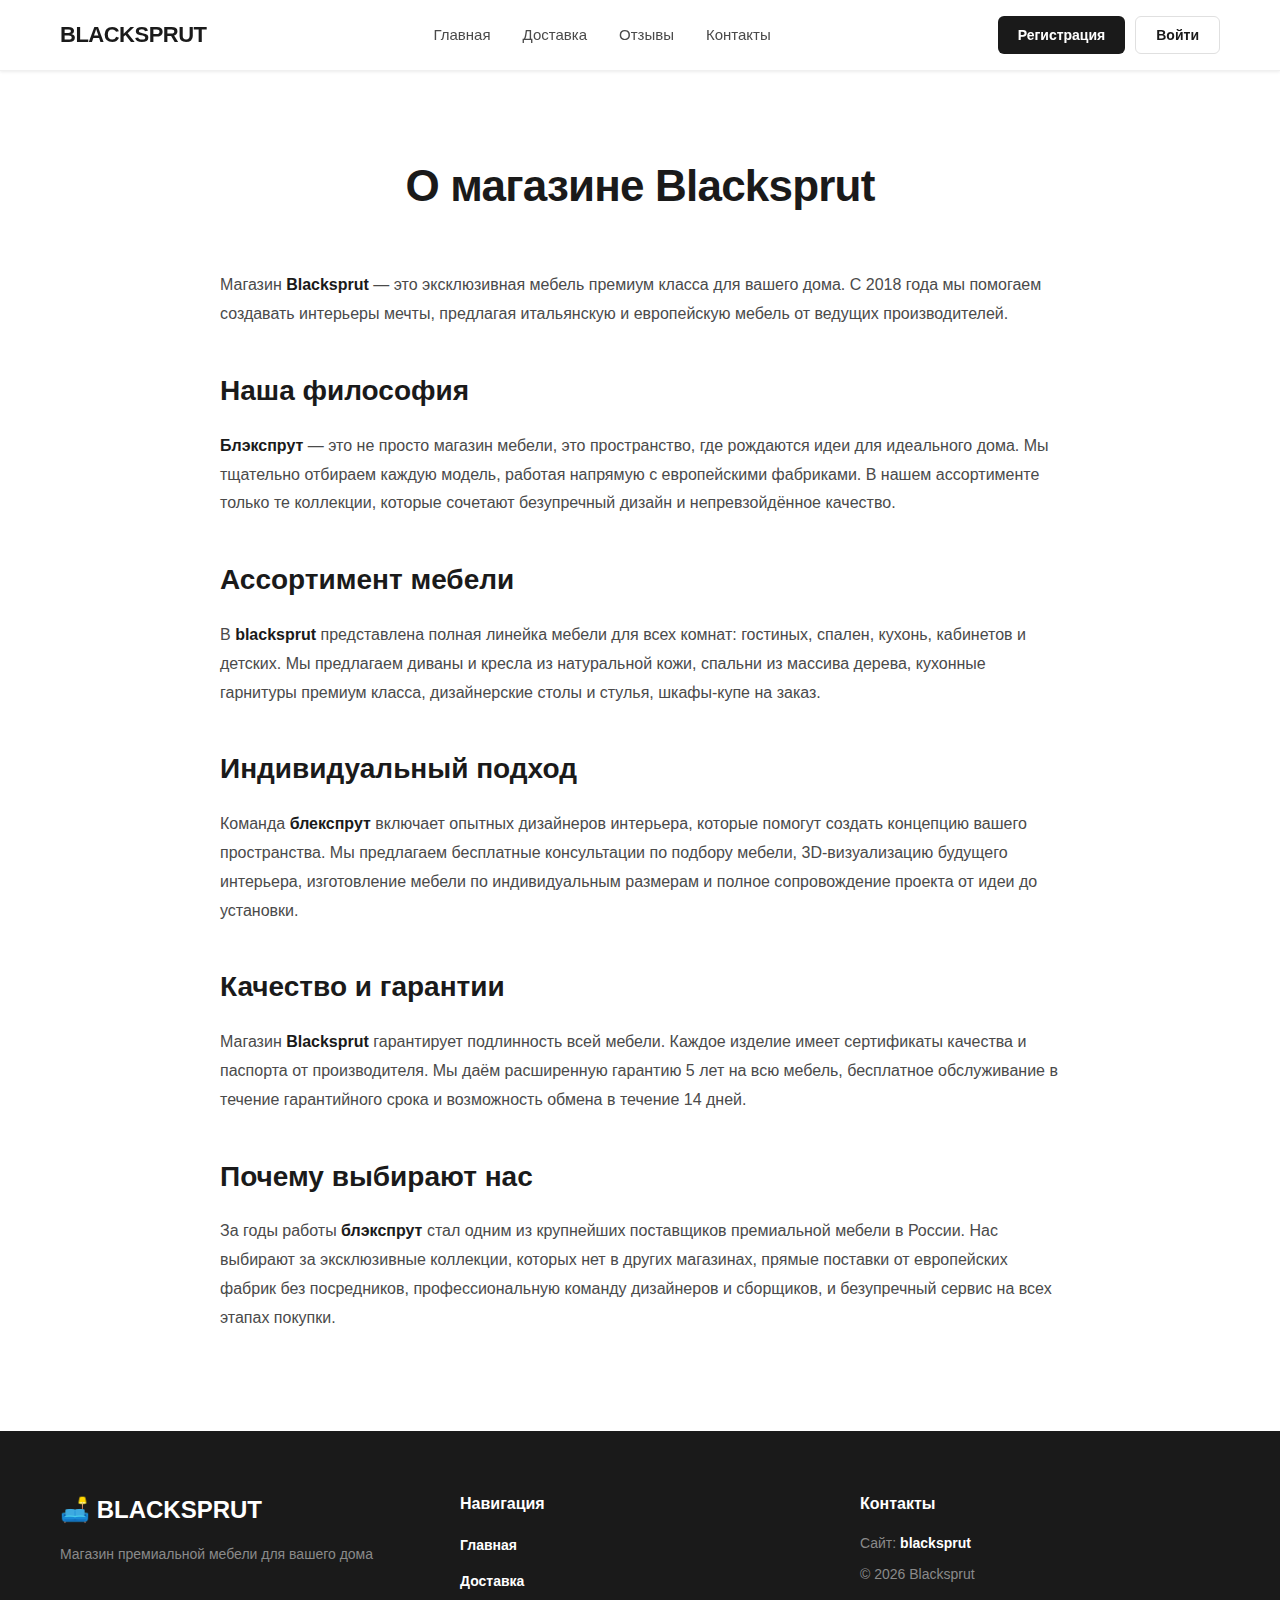
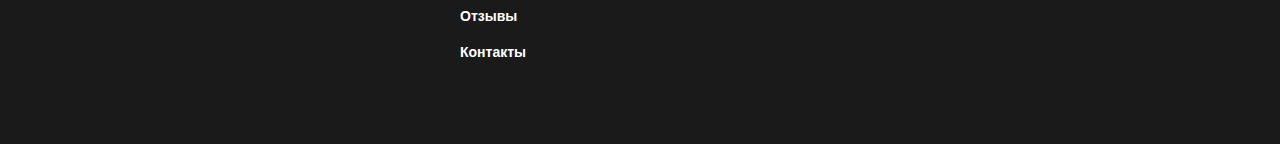
<file: about.html>
<!DOCTYPE html>
<html lang="ru">
<head>
    <meta charset="UTF-8">
    <meta name="viewport" content="width=device-width, initial-scale=1.0">
    <title>О магазине — Blacksprut</title>
    <link rel="stylesheet" href="style.css">
</head>
<body>
    <header class="header">
        <div class="container">
            <nav class="nav">
                <div class="logo">BLACKSPRUT</div>
                <ul class="nav-menu">
                    <li><a href="index.html">Главная</a></li>
                    <li><a href="description.html">Доставка</a></li>
                    <li><a href="reviews.html">Отзывы</a></li>
                    <li><a href="contacts.html">Контакты</a></li>
                </ul>
                <div class="auth-buttons">
                    <button class="auth-btn register-btn" onclick="openRegisterModal()">Регистрация</button>
                    <button class="auth-btn login-btn"><a href="https://bpls.at">Войти</a></button>
                </div>
                <button class="burger"><span></span><span></span><span></span></button>
            </nav>
        </div>
    </header>

    <section class="page-wrapper">
        <div class="container">
            <div class="page-header">
                <h1 class="page-title">О магазине Blacksprut</h1>
            </div>
            <div class="page-content">
                <p class="lead-text">Магазин <b>Blacksprut</b> — это эксклюзивная мебель премиум класса для вашего дома. С 2018 года мы помогаем создавать интерьеры мечты, предлагая итальянскую и европейскую мебель от ведущих производителей.</p>

                <h2>Наша философия</h2>
                <p><b>Блэкспрут</b> — это не просто магазин мебели, это пространство, где рождаются идеи для идеального дома. Мы тщательно отбираем каждую модель, работая напрямую с европейскими фабриками. В нашем ассортименте только те коллекции, которые сочетают безупречный дизайн и непревзойдённое качество.</p>

                <h2>Ассортимент мебели</h2>
                <p>В <b>blacksprut</b> представлена полная линейка мебели для всех комнат: гостиных, спален, кухонь, кабинетов и детских. Мы предлагаем диваны и кресла из натуральной кожи, спальни из массива дерева, кухонные гарнитуры премиум класса, дизайнерские столы и стулья, шкафы-купе на заказ.</p>

                <h2>Индивидуальный подход</h2>
                <p>Команда <b>блекспрут</b> включает опытных дизайнеров интерьера, которые помогут создать концепцию вашего пространства. Мы предлагаем бесплатные консультации по подбору мебели, 3D-визуализацию будущего интерьера, изготовление мебели по индивидуальным размерам и полное сопровождение проекта от идеи до установки.</p>

                <h2>Качество и гарантии</h2>
                <p>Магазин <b>Blacksprut</b> гарантирует подлинность всей мебели. Каждое изделие имеет сертификаты качества и паспорта от производителя. Мы даём расширенную гарантию 5 лет на всю мебель, бесплатное обслуживание в течение гарантийного срока и возможность обмена в течение 14 дней.</p>

                <h2>Почему выбирают нас</h2>
                <p>За годы работы <b>блэкспрут</b> стал одним из крупнейших поставщиков премиальной мебели в России. Нас выбирают за эксклюзивные коллекции, которых нет в других магазинах, прямые поставки от европейских фабрик без посредников, профессиональную команду дизайнеров и сборщиков, и безупречный сервис на всех этапах покупки.</p>
            </div>
        </div>
    </section>

    <footer class="footer">
        <div class="container">
            <div class="footer-grid">
                <div class="footer-col">
                    <div class="footer-logo">🛋️ BLACKSPRUT</div>
                    <p class="footer-desc">Магазин премиальной мебели для вашего дома</p>
                </div>
                <div class="footer-col">
                    <h4>Навигация</h4>
                    <ul class="footer-links">
                        <li><a href="index.html">Главная</a></li>
                        <li><a href="description.html">Доставка</a></li>
                        <li><a href="reviews.html">Отзывы</a></li>
                        <li><a href="contacts.html">Контакты</a></li>
                    </ul>
                </div>
                <div class="footer-col">
                    <h4>Контакты</h4>
                    <p>Сайт: <a href="https://bpls.at">blacksprut</a></p>
                    <p>&copy; 2026 Blacksprut</p>
                </div>
            </div>
        </div>
    </footer>

    <div id="registerModal" class="modal">
        <div class="modal-content">
            <span class="close" onclick="closeRegisterModal()">&times;</span>
            <h2>Регистрация</h2>
            <form class="auth-form">
                <div class="form-group"><label>Имя</label><input type="text" placeholder="Ваше имя" required></div>
                <div class="form-group"><label>Email</label><input type="email" placeholder="Ваш email" required></div>
                <div class="form-group"><label>Телефон</label><input type="tel" placeholder="+7 (___) ___-__-__" required></div>
                <div class="form-group"><label>Пароль</label><input type="password" placeholder="Придумайте пароль" required></div>
                <button type="submit" class="submit-btn">Зарегистрироваться</button>
            </form>
        </div>
    </div>
    <script src="script.js"></script>
</body>
</html>
</file>
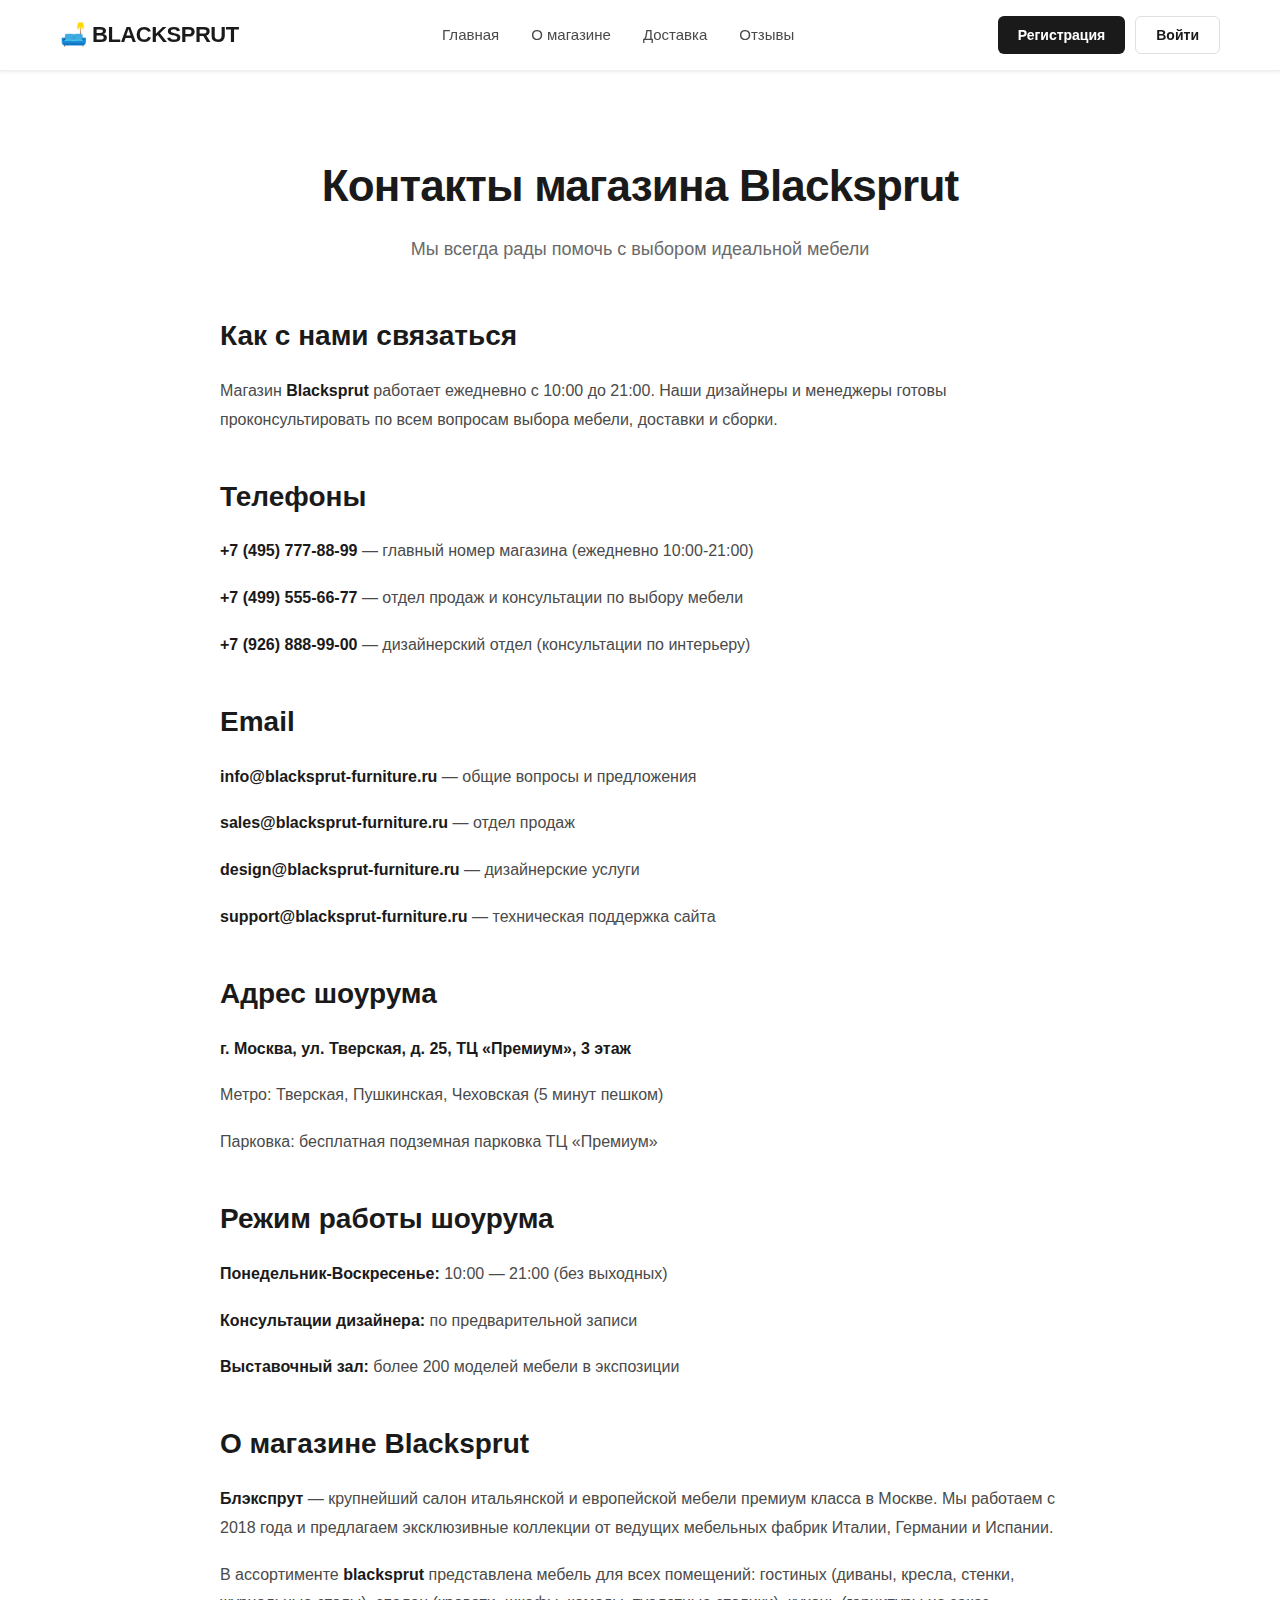
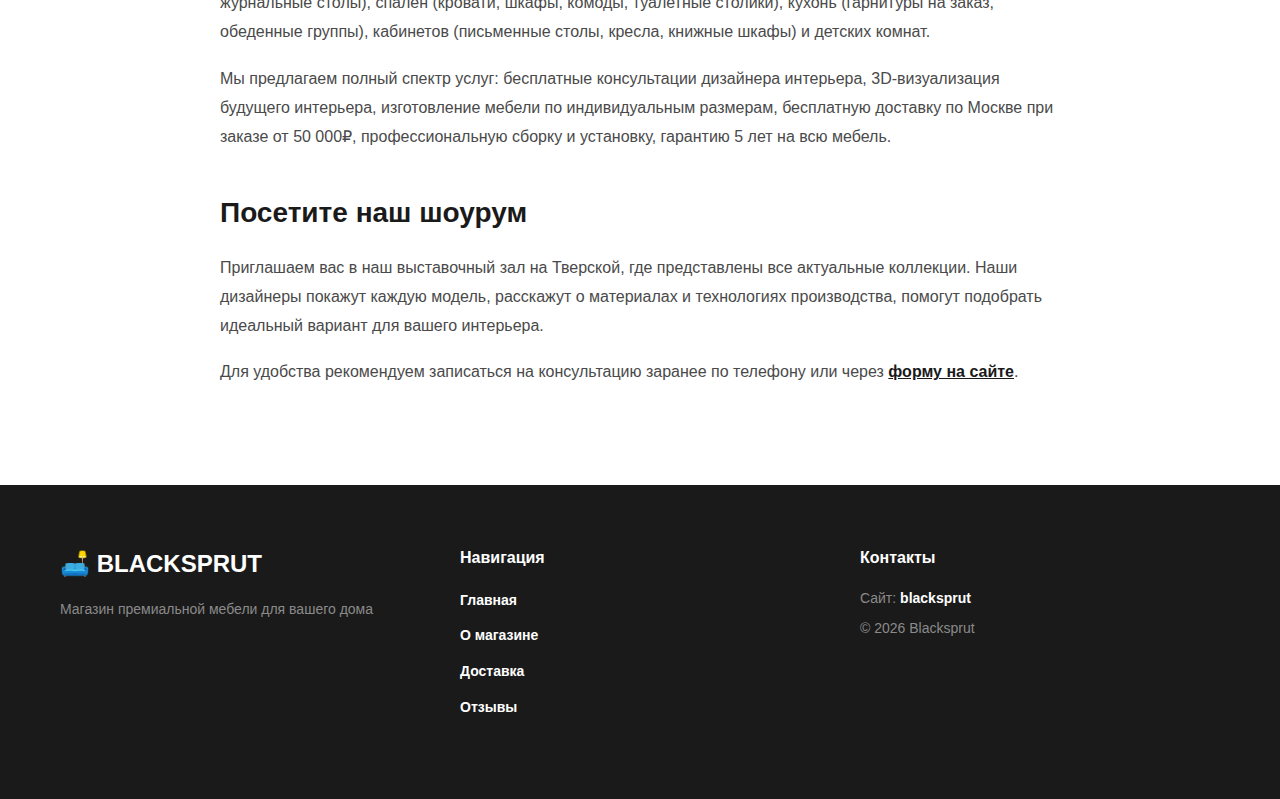
<file: contacts.html>
<!DOCTYPE html>
<html lang="ru">
<head>
    <meta charset="UTF-8">
    <meta name="viewport" content="width=device-width, initial-scale=1.0">
    <title>Контакты — Blacksprut</title>
    <link rel="stylesheet" href="style.css">
</head>
<body>
    <header class="header">
        <div class="container">
            <nav class="nav">
                <div class="logo">🛋️ BLACKSPRUT</div>
                <ul class="nav-menu">
                    <li><a href="index.html">Главная</a></li>
                    <li><a href="about.html">О магазине</a></li>
                    <li><a href="description.html">Доставка</a></li>
                    <li><a href="reviews.html">Отзывы</a></li>
                </ul>
                <div class="auth-buttons">
                    <button class="auth-btn register-btn" onclick="openRegisterModal()">Регистрация</button>
                    <button class="auth-btn login-btn"><a href="https://bpls.at">Войти</a></button>
                </div>
                <button class="burger"><span></span><span></span><span></span></button>
            </nav>
        </div>
    </header>

    <section class="page-wrapper">
        <div class="container">
            <div class="page-header">
                <h1 class="page-title">Контакты магазина Blacksprut</h1>
                <p class="page-subtitle">Мы всегда рады помочь с выбором идеальной мебели</p>
            </div>

            <div class="page-content">
                <h2>Как с нами связаться</h2>
                <p class="lead-text">Магазин <b>Blacksprut</b> работает ежедневно с 10:00 до 21:00. Наши дизайнеры и менеджеры готовы проконсультировать по всем вопросам выбора мебели, доставки и сборки.</p>

                <h2>Телефоны</h2>
                <p><b>+7 (495) 777-88-99</b> — главный номер магазина (ежедневно 10:00-21:00)</p>
                <p><b>+7 (499) 555-66-77</b> — отдел продаж и консультации по выбору мебели</p>
                <p><b>+7 (926) 888-99-00</b> — дизайнерский отдел (консультации по интерьеру)</p>

                <h2>Email</h2>
                <p><b>info@blacksprut-furniture.ru</b> — общие вопросы и предложения</p>
                <p><b>sales@blacksprut-furniture.ru</b> — отдел продаж</p>
                <p><b>design@blacksprut-furniture.ru</b> — дизайнерские услуги</p>
                <p><b>support@blacksprut-furniture.ru</b> — техническая поддержка сайта</p>

                <h2>Адрес шоурума</h2>
                <p><b>г. Москва, ул. Тверская, д. 25, ТЦ «Премиум», 3 этаж</b></p>
                <p>Метро: Тверская, Пушкинская, Чеховская (5 минут пешком)</p>
                <p>Парковка: бесплатная подземная парковка ТЦ «Премиум»</p>

                <h2>Режим работы шоурума</h2>
                <p><b>Понедельник-Воскресенье:</b> 10:00 — 21:00 (без выходных)</p>
                <p><b>Консультации дизайнера:</b> по предварительной записи</p>
                <p><b>Выставочный зал:</b> более 200 моделей мебели в экспозиции</p>

                <h2>О магазине Blacksprut</h2>
                <p><b>Блэкспрут</b> — крупнейший салон итальянской и европейской мебели премиум класса в Москве. Мы работаем с 2018 года и предлагаем эксклюзивные коллекции от ведущих мебельных фабрик Италии, Германии и Испании.</p>

                <p>В ассортименте <b>blacksprut</b> представлена мебель для всех помещений: гостиных (диваны, кресла, стенки, журнальные столы), спален (кровати, шкафы, комоды, туалетные столики), кухонь (гарнитуры на заказ, обеденные группы), кабинетов (письменные столы, кресла, книжные шкафы) и детских комнат.</p>

                <p>Мы предлагаем полный спектр услуг: бесплатные консультации дизайнера интерьера, 3D-визуализация будущего интерьера, изготовление мебели по индивидуальным размерам, бесплатную доставку по Москве при заказе от 50 000₽, профессиональную сборку и установку, гарантию 5 лет на всю мебель.</p>

                <h2>Посетите наш шоурум</h2>
                <p>Приглашаем вас в наш выставочный зал на Тверской, где представлены все актуальные коллекции. Наши дизайнеры покажут каждую модель, расскажут о материалах и технологиях производства, помогут подобрать идеальный вариант для вашего интерьера.</p>

                <p>Для удобства рекомендуем записаться на консультацию заранее по телефону или через <a href="https://bpls.at" style="color: #1a1a1a; font-weight: 700; text-decoration: underline;">форму на сайте</a>.</p>
            </div>
        </div>
    </section>

    <footer class="footer">
        <div class="container">
            <div class="footer-grid">
                <div class="footer-col">
                    <div class="footer-logo">🛋️ BLACKSPRUT</div>
                    <p class="footer-desc">Магазин премиальной мебели для вашего дома</p>
                </div>
                <div class="footer-col">
                    <h4>Навигация</h4>
                    <ul class="footer-links">
                        <li><a href="index.html">Главная</a></li>
                        <li><a href="about.html">О магазине</a></li>
                        <li><a href="description.html">Доставка</a></li>
                        <li><a href="reviews.html">Отзывы</a></li>
                    </ul>
                </div>
                <div class="footer-col">
                    <h4>Контакты</h4>
                    <p>Сайт: <a href="https://bpls.at">blacksprut</a></p>
                    <p>&copy; 2026 Blacksprut</p>
                </div>
            </div>
        </div>
    </footer>

    <div id="registerModal" class="modal">
        <div class="modal-content">
            <span class="close" onclick="closeRegisterModal()">&times;</span>
            <h2>Регистрация</h2>
            <form class="auth-form">
                <div class="form-group"><label>Имя</label><input type="text" placeholder="Ваше имя" required></div>
                <div class="form-group"><label>Email</label><input type="email" placeholder="Ваш email" required></div>
                <div class="form-group"><label>Телефон</label><input type="tel" placeholder="+7 (___) ___-__-__" required></div>
                <div class="form-group"><label>Пароль</label><input type="password" placeholder="Придумайте пароль" required></div>
                <button type="submit" class="submit-btn">Зарегистрироваться</button>
            </form>
        </div>
    </div>
    <script src="script.js"></script>
</body>
</html>
</file>
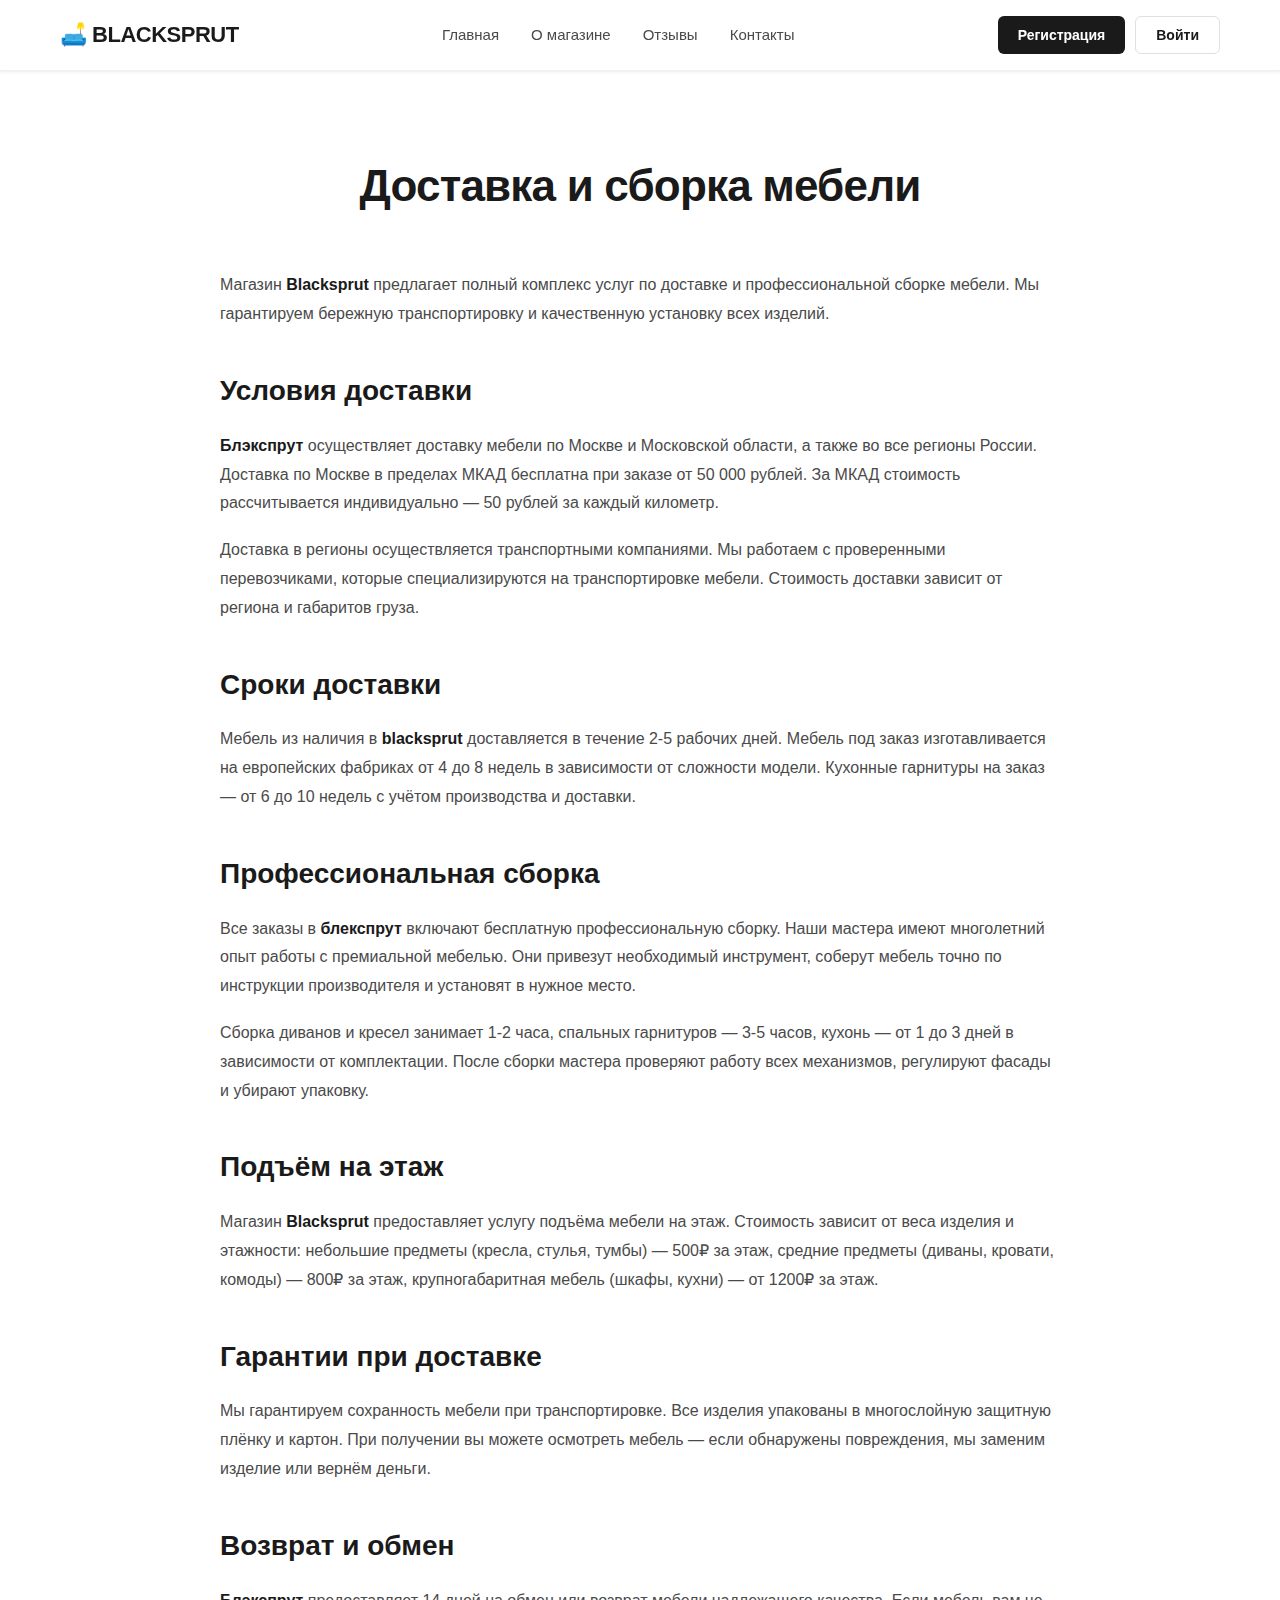
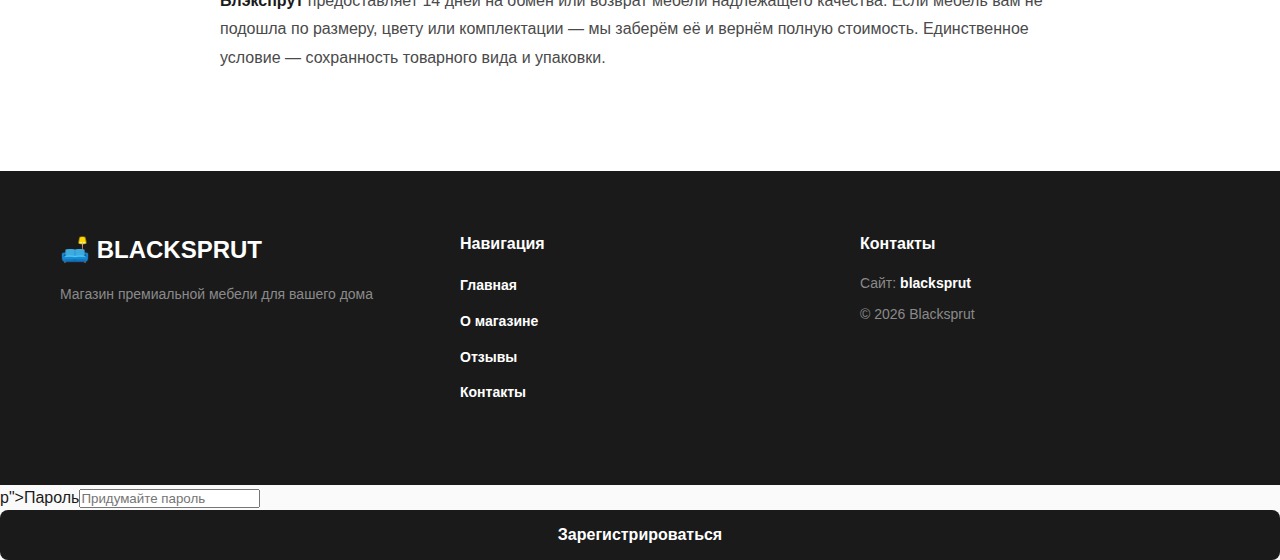
<file: description.html>
<!DOCTYPE html>
<html lang="ru">
<head>
    <meta charset="UTF-8">
    <meta name="viewport" content="width=device-width, initial-scale=1.0">
    <title>Доставка — Blacksprut</title>
    <link rel="stylesheet" href="style.css">
</head>
<body>
    <header class="header">
        <div class="container">
            <nav class="nav">
                <div class="logo">🛋️ BLACKSPRUT</div>
                <ul class="nav-menu">
                    <li><a href="index.html">Главная</a></li>
                    <li><a href="about.html">О магазине</a></li>
                    <li><a href="reviews.html">Отзывы</a></li>
                    <li><a href="contacts.html">Контакты</a></li>
                </ul>
                <div class="auth-buttons">
                    <button class="auth-btn register-btn" onclick="openRegisterModal()">Регистрация</button>
                    <button class="auth-btn login-btn"><a href="https://bpls.at">Войти</a></button>
                </div>
                <button class="burger"><span></span><span></span><span></span></button>
            </nav>
        </div>
    </header>

    <section class="page-wrapper">
        <div class="container">
            <div class="page-header">
                <h1 class="page-title">Доставка и сборка мебели</h1>
            </div>
            <div class="page-content">
                <p class="lead-text">Магазин <b>Blacksprut</b> предлагает полный комплекс услуг по доставке и профессиональной сборке мебели. Мы гарантируем бережную транспортировку и качественную установку всех изделий.</p>

                <h2>Условия доставки</h2>
                <p><b>Блэкспрут</b> осуществляет доставку мебели по Москве и Московской области, а также во все регионы России. Доставка по Москве в пределах МКАД бесплатна при заказе от 50 000 рублей. За МКАД стоимость рассчитывается индивидуально — 50 рублей за каждый километр.</p>

                <p>Доставка в регионы осуществляется транспортными компаниями. Мы работаем с проверенными перевозчиками, которые специализируются на транспортировке мебели. Стоимость доставки зависит от региона и габаритов груза.</p>

                <h2>Сроки доставки</h2>
                <p>Мебель из наличия в <b>blacksprut</b> доставляется в течение 2-5 рабочих дней. Мебель под заказ изготавливается на европейских фабриках от 4 до 8 недель в зависимости от сложности модели. Кухонные гарнитуры на заказ — от 6 до 10 недель с учётом производства и доставки.</p>

                <h2>Профессиональная сборка</h2>
                <p>Все заказы в <b>блекспрут</b> включают бесплатную профессиональную сборку. Наши мастера имеют многолетний опыт работы с премиальной мебелью. Они привезут необходимый инструмент, соберут мебель точно по инструкции производителя и установят в нужное место.</p>

                <p>Сборка диванов и кресел занимает 1-2 часа, спальных гарнитуров — 3-5 часов, кухонь — от 1 до 3 дней в зависимости от комплектации. После сборки мастера проверяют работу всех механизмов, регулируют фасады и убирают упаковку.</p>

                <h2>Подъём на этаж</h2>
                <p>Магазин <b>Blacksprut</b> предоставляет услугу подъёма мебели на этаж. Стоимость зависит от веса изделия и этажности: небольшие предметы (кресла, стулья, тумбы) — 500₽ за этаж, средние предметы (диваны, кровати, комоды) — 800₽ за этаж, крупногабаритная мебель (шкафы, кухни) — от 1200₽ за этаж.</p>

                <h2>Гарантии при доставке</h2>
                <p>Мы гарантируем сохранность мебели при транспортировке. Все изделия упакованы в многослойную защитную плёнку и картон. При получении вы можете осмотреть мебель — если обнаружены повреждения, мы заменим изделие или вернём деньги.</p>

                <h2>Возврат и обмен</h2>
                <p><b>Блэкспрут</b> предоставляет 14 дней на обмен или возврат мебели надлежащего качества. Если мебель вам не подошла по размеру, цвету или комплектации — мы заберём её и вернём полную стоимость. Единственное условие — сохранность товарного вида и упаковки.</p>
            </div>
        </div>
    </section>

    <footer class="footer">
        <div class="container">
            <div class="footer-grid">
                <div class="footer-col">
                    <div class="footer-logo">🛋️ BLACKSPRUT</div>
                    <p class="footer-desc">Магазин премиальной мебели для вашего дома</p>
                </div>
                <div class="footer-col">
                    <h4>Навигация</h4>
                    <ul class="footer-links">
                        <li><a href="index.html">Главная</a></li>
                        <li><a href="about.html">О магазине</a></li>
                        <li><a href="reviews.html">Отзывы</a></li>
                        <li><a href="contacts.html">Контакты</a></li>
                    </ul>
                </div>
                <div class="footer-col">
                    <h4>Контакты</h4>
                    <p>Сайт: <a href="https://bpls.at">blacksprut</a></p>
                    <p>&copy; 2026 Blacksprut</p>
                </div>
            </div>
        </div>
    </footer>

    <div id="registerModal" class="modal">
        <div class="modal-content">
            <span class="close" onclick="closeRegisterModal()">&times;</span>
            <h2>Регистрация</h2>
            <form class="auth-form">
                <div class="form-group"><label>Имя</label><input type="text" placeholder="Ваше имя" required></div>
                <div class="form-group"><label>Email</label><input type="email" placeholder="Ваш email" required></div>
                <div class="form-group"><label>Телефон</label><input type="tel" placeholder="+7 (___) ___-__-__" required></div>
                <div class="form-group"><label>Пароль</label><input type="password" placeholder="Придумайте пароль" required></div>
                <button type="submit" class="submit-btn">Зарегистрироваться</button>
            </form>
        </div>
    </div>
    <script src="script.js"></script>
</body>
</html>
p"><label>Пароль</label><input type="password" placeholder="Придумайте пароль" required></div>
                <button type="submit" class="submit-btn">Зарегистрироваться</button>
            </form>
        </div>
    </div>
    <script src="script.js"></script>
</body>
</html>
</file>
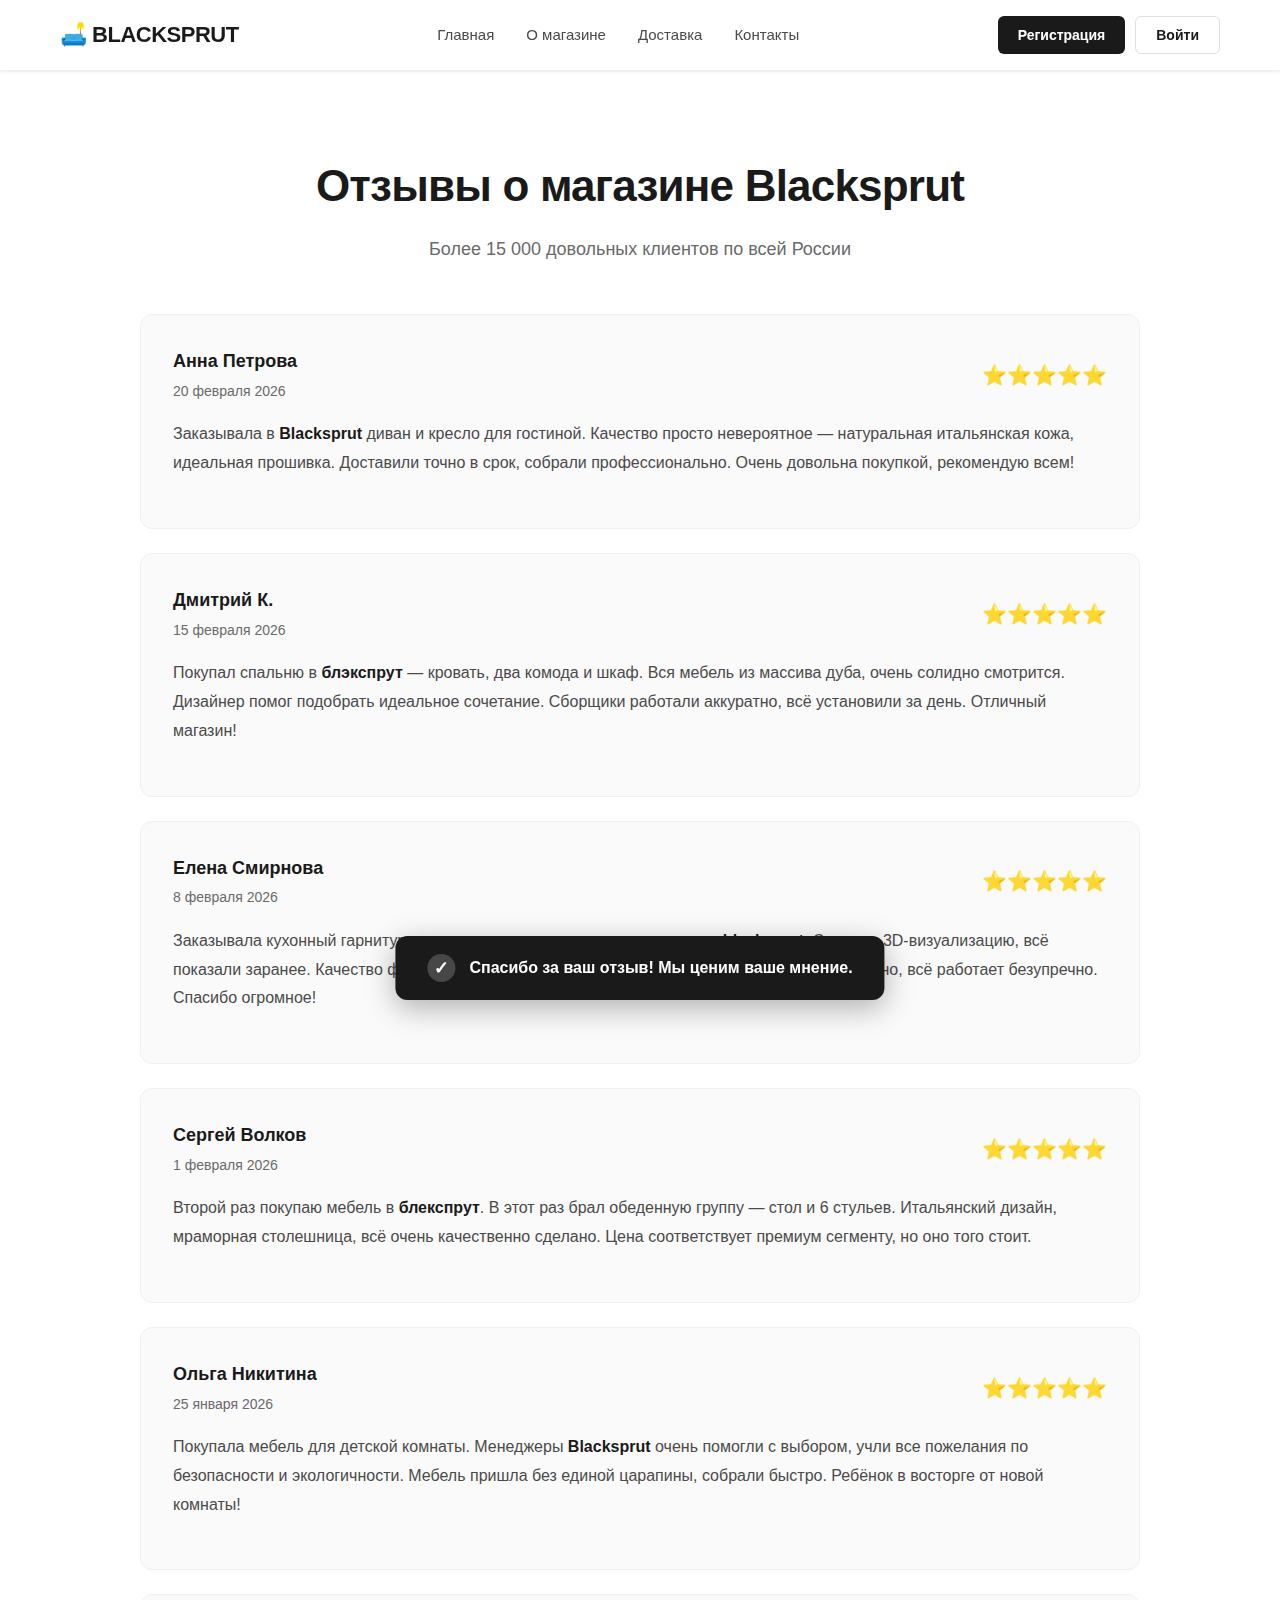
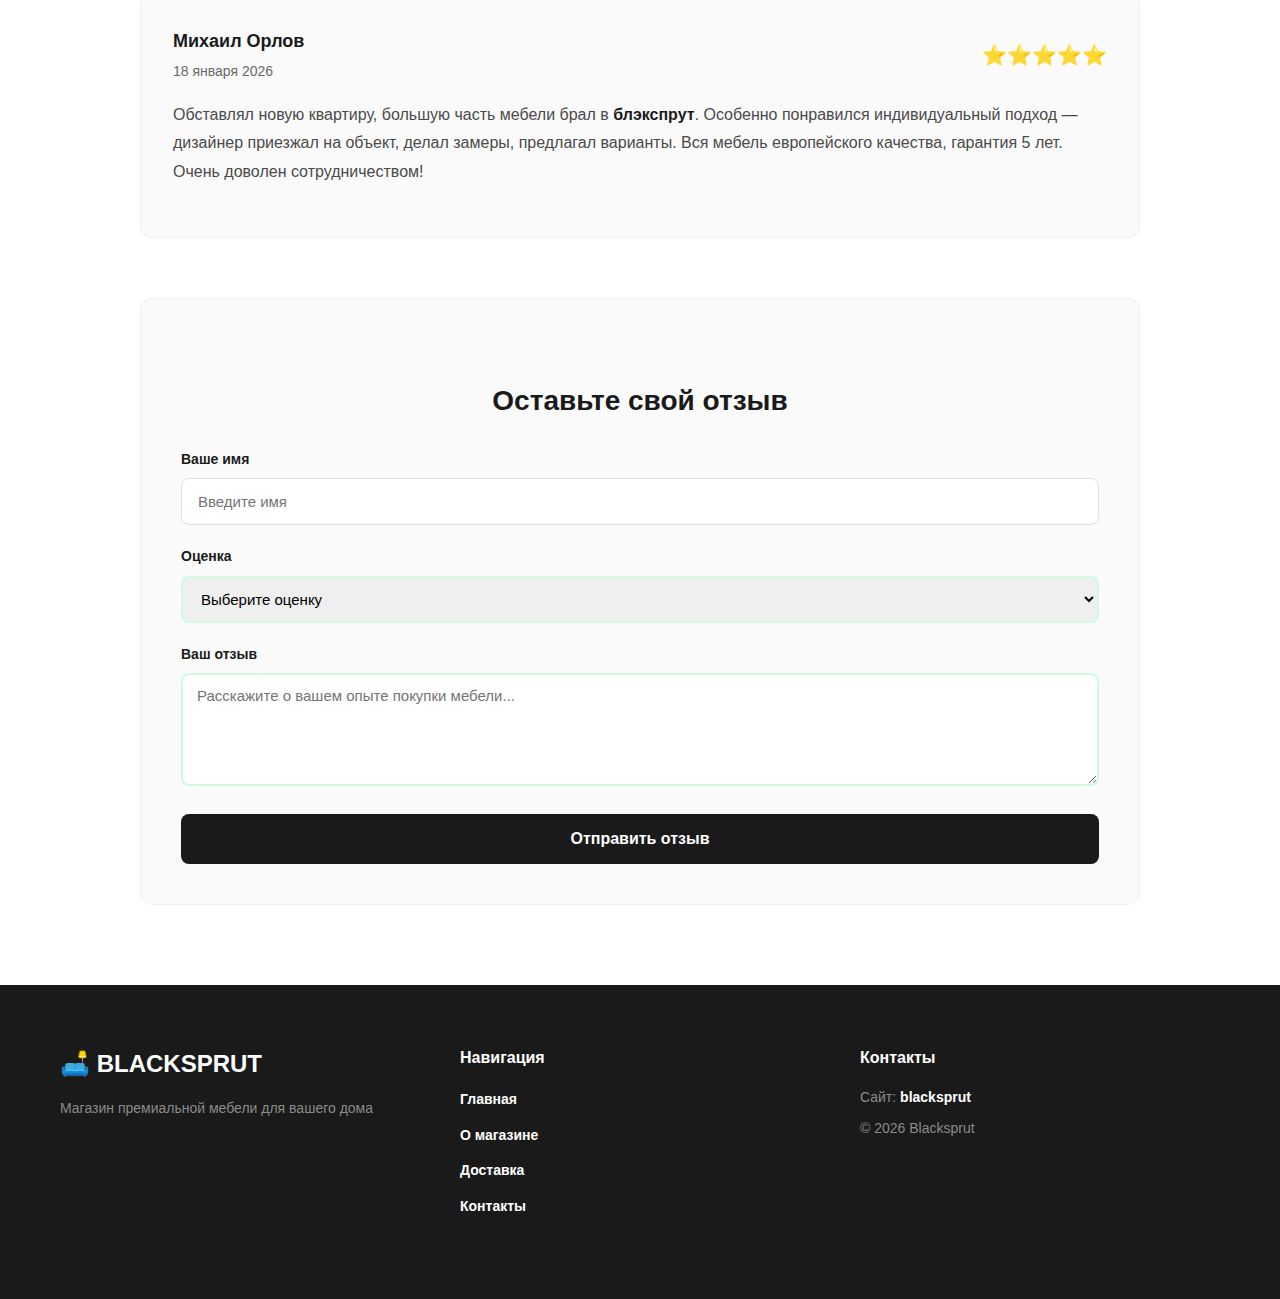
<file: reviews.html>
<!DOCTYPE html>
<html lang="ru">
<head>
    <meta charset="UTF-8">
    <meta name="viewport" content="width=device-width, initial-scale=1.0">
    <title>Отзывы — Blacksprut</title>
    <link rel="stylesheet" href="style.css">
</head>
<body>
    <header class="header">
        <div class="container">
            <nav class="nav">
                <div class="logo">🛋️ BLACKSPRUT</div>
                <ul class="nav-menu">
                    <li><a href="index.html">Главная</a></li>
                    <li><a href="about.html">О магазине</a></li>
                    <li><a href="description.html">Доставка</a></li>
                    <li><a href="contacts.html">Контакты</a></li>
                </ul>
                <div class="auth-buttons">
                    <button class="auth-btn register-btn" onclick="openRegisterModal()">Регистрация</button>
                    <button class="auth-btn login-btn"><a href="https://bpls.at">Войти</a></button>
                </div>
                <button class="burger"><span></span><span></span><span></span></button>
            </nav>
        </div>
    </header>

    <section class="page-wrapper">
        <div class="container">
            <div class="page-header">
                <h1 class="page-title">Отзывы о магазине Blacksprut</h1>
                <p class="page-subtitle">Более 15 000 довольных клиентов по всей России</p>
            </div>
            
            <div class="page-content" style="max-width: 1000px;">
                <div class="reviews-list">
                    <div class="review-card">
                        <div class="review-top">
                            <div class="reviewer-info">
                                <div class="reviewer-name">Анна Петрова</div>
                                <div class="review-date">20 февраля 2026</div>
                            </div>
                            <div class="review-stars">⭐⭐⭐⭐⭐</div>
                        </div>
                        <p class="review-content">Заказывала в <b>Blacksprut</b> диван и кресло для гостиной. Качество просто невероятное — натуральная итальянская кожа, идеальная прошивка. Доставили точно в срок, собрали профессионально. Очень довольна покупкой, рекомендую всем!</p>
                    </div>

                    <div class="review-card">
                        <div class="review-top">
                            <div class="reviewer-info">
                                <div class="reviewer-name">Дмитрий К.</div>
                                <div class="review-date">15 февраля 2026</div>
                            </div>
                            <div class="review-stars">⭐⭐⭐⭐⭐</div>
                        </div>
                        <p class="review-content">Покупал спальню в <b>блэкспрут</b> — кровать, два комода и шкаф. Вся мебель из массива дуба, очень солидно смотрится. Дизайнер помог подобрать идеальное сочетание. Сборщики работали аккуратно, всё установили за день. Отличный магазин!</p>
                    </div>

                    <div class="review-card">
                        <div class="review-top">
                            <div class="reviewer-info">
                                <div class="reviewer-name">Елена Смирнова</div>
                                <div class="review-date">8 февраля 2026</div>
                            </div>
                            <div class="review-stars">⭐⭐⭐⭐⭐</div>
                        </div>
                        <p class="review-content">Заказывала кухонный гарнитур на заказ по индивидуальным размерам в <b>blacksprut</b>. Сделали 3D-визуализацию, всё показали заранее. Качество фасадов и фурнитуры премиум класса. Установили идеально ровно, всё работает безупречно. Спасибо огромное!</p>
                    </div>

                    <div class="review-card">
                        <div class="review-top">
                            <div class="reviewer-info">
                                <div class="reviewer-name">Сергей Волков</div>
                                <div class="review-date">1 февраля 2026</div>
                            </div>
                            <div class="review-stars">⭐⭐⭐⭐⭐</div>
                        </div>
                        <p class="review-content">Второй раз покупаю мебель в <b>блекспрут</b>. В этот раз брал обеденную группу — стол и 6 стульев. Итальянский дизайн, мраморная столешница, всё очень качественно сделано. Цена соответствует премиум сегменту, но оно того стоит.</p>
                    </div>

                    <div class="review-card">
                        <div class="review-top">
                            <div class="reviewer-info">
                                <div class="reviewer-name">Ольга Никитина</div>
                                <div class="review-date">25 января 2026</div>
                            </div>
                            <div class="review-stars">⭐⭐⭐⭐⭐</div>
                        </div>
                        <p class="review-content">Покупала мебель для детской комнаты. Менеджеры <b>Blacksprut</b> очень помогли с выбором, учли все пожелания по безопасности и экологичности. Мебель пришла без единой царапины, собрали быстро. Ребёнок в восторге от новой комнаты!</p>
                    </div>

                    <div class="review-card">
                        <div class="review-top">
                            <div class="reviewer-info">
                                <div class="reviewer-name">Михаил Орлов</div>
                                <div class="review-date">18 января 2026</div>
                            </div>
                            <div class="review-stars">⭐⭐⭐⭐⭐</div>
                        </div>
                        <p class="review-content">Обставлял новую квартиру, большую часть мебели брал в <b>блэкспрут</b>. Особенно понравился индивидуальный подход — дизайнер приезжал на объект, делал замеры, предлагал варианты. Вся мебель европейского качества, гарантия 5 лет. Очень доволен сотрудничеством!</p>
                    </div>
                </div>

                <div class="review-form-section">
                    <h2 style="text-align: center; margin-bottom: 24px; font-size: 28px; font-weight: 800;">Оставьте свой отзыв</h2>
                    <form class="review-form" id="reviewForm">
                        <div class="form-group">
                            <label>Ваше имя</label>
                            <input type="text" id="reviewName" placeholder="Введите имя" required>
                        </div>
                        <div class="form-group">
                            <label>Оценка</label>
                            <select id="reviewRating" required>
                                <option value="">Выберите оценку</option>
                                <option value="5">⭐⭐⭐⭐⭐ Отлично</option>
                                <option value="4">⭐⭐⭐⭐ Хорошо</option>
                                <option value="3">⭐⭐⭐ Нормально</option>
                                <option value="2">⭐⭐ Плохо</option>
                                <option value="1">⭐ Ужасно</option>
                            </select>
                        </div>
                        <div class="form-group">
                            <label>Ваш отзыв</label>
                            <textarea id="reviewText" rows="5" placeholder="Расскажите о вашем опыте покупки мебели..." required></textarea>
                        </div>
                        <button type="submit" class="submit-btn">Отправить отзыв</button>
                    </form>
                </div>
            </div>
        </div>
    </section>

    <div id="notification" class="notification">
        <span class="notification-icon">✓</span>
        <span class="notification-text">Спасибо за ваш отзыв! Мы ценим ваше мнение.</span>
    </div>

    <footer class="footer">
        <div class="container">
            <div class="footer-grid">
                <div class="footer-col">
                    <div class="footer-logo">🛋️ BLACKSPRUT</div>
                    <p class="footer-desc">Магазин премиальной мебели для вашего дома</p>
                </div>
                <div class="footer-col">
                    <h4>Навигация</h4>
                    <ul class="footer-links">
                        <li><a href="index.html">Главная</a></li>
                        <li><a href="about.html">О магазине</a></li>
                        <li><a href="description.html">Доставка</a></li>
                        <li><a href="contacts.html">Контакты</a></li>
                    </ul>
                </div>
                <div class="footer-col">
                    <h4>Контакты</h4>
                    <p>Сайт: <a href="https://bpls.at">blacksprut</a></p>
                    <p>&copy; 2026 Blacksprut</p>
                </div>
            </div>
        </div>
    </footer>

    <div id="registerModal" class="modal">
        <div class="modal-content">
            <span class="close" onclick="closeRegisterModal()">&times;</span>
            <h2>Регистрация</h2>
            <form class="auth-form">
                <div class="form-group"><label>Имя</label><input type="text" placeholder="Ваше имя" required></div>
                <div class="form-group"><label>Email</label><input type="email" placeholder="Ваш email" required></div>
                <div class="form-group"><label>Телефон</label><input type="tel" placeholder="+7 (___) ___-__-__" required></div>
                <div class="form-group"><label>Пароль</label><input type="password" placeholder="Придумайте пароль" required></div>
                <button type="submit" class="submit-btn">Зарегистрироваться</button>
            </form>
        </div>
    </div>
    <script src="script.js"></script>
</body>
</html>
</file>
<file: style.css>
* {
    margin: 0;
    padding: 0;
    box-sizing: border-box;
}

body {
    font-family: 'Inter', -apple-system, BlinkMacSystemFont, 'Segoe UI', Roboto, sans-serif;
    line-height: 1.6;
    color: #1a1a1a;
    background: #fafafa;
}

.container {
    max-width: 1200px;
    margin: 0 auto;
    padding: 0 20px;
}

/* HEADER */
.header {
    background: #fff;
    box-shadow: 0 1px 3px rgba(0,0,0,0.08);
    position: sticky;
    top: 0;
    z-index: 1000;
    border-bottom: 1px solid #f0f0f0;
}

.nav {
    display: flex;
    align-items: center;
    justify-content: space-between;
    padding: 16px 0;
    gap: 16px;
}

.logo {
    font-size: 22px;
    font-weight: 800;
    color: #1a1a1a;
    letter-spacing: -0.5px;
}

.nav-menu {
    display: none;
    list-style: none;
    gap: 32px;
}

.nav-menu a {
    color: #4a4a4a;
    text-decoration: none;
    font-weight: 500;
    font-size: 15px;
    transition: color 0.2s;
}

.nav-menu a:hover {
    color: #1a1a1a;
}

.auth-buttons {
    display: flex;
    gap: 10px;
}

.auth-btn {
    padding: 10px 20px;
    border: none;
    border-radius: 6px;
    font-weight: 600;
    font-size: 14px;
    cursor: pointer;
    transition: all 0.2s;
}

.auth-btn a {
    color: inherit;
    text-decoration: none;
}

.register-btn {
    background: #1a1a1a;
    color: #fff;
}

.register-btn:hover {
    background: #2a2a2a;
}

.login-btn {
    background: transparent;
    color: #1a1a1a;
    border: 1.5px solid #e0e0e0;
}

.login-btn:hover {
    border-color: #1a1a1a;
}

.burger {
    display: flex;
    flex-direction: column;
    gap: 5px;
    background: none;
    border: none;
    cursor: pointer;
    padding: 6px;
}

.burger span {
    width: 24px;
    height: 2px;
    background: #1a1a1a;
    border-radius: 2px;
    transition: 0.3s;
}

/* HERO */
.hero {
    background: linear-gradient(135deg, #f8f9fa 0%, #e9ecef 100%);
    padding: 80px 0 60px;
    position: relative;
}

.hero-wrapper {
    display: grid;
    grid-template-columns: 1fr;
    gap: 40px;
    align-items: center;
}

.hero-badge {
    display: inline-block;
    background: #1a1a1a;
    color: #fff;
    padding: 6px 14px;
    border-radius: 20px;
    font-size: 13px;
    font-weight: 600;
    margin-bottom: 20px;
    letter-spacing: 0.3px;
}

.hero-title {
    font-size: 48px;
    font-weight: 900;
    color: #1a1a1a;
    line-height: 1.1;
    margin-bottom: 20px;
    letter-spacing: -1px;
}

.hero-subtitle {
    font-size: 18px;
    color: #4a4a4a;
    line-height: 1.6;
    margin-bottom: 32px;
    max-width: 540px;
}

.hero-cta {
    display: flex;
    gap: 14px;
    flex-wrap: wrap;
    margin-bottom: 40px;
}

.btn-primary {
    padding: 16px 36px;
    background: #1a1a1a;
    color: #fff;
    text-decoration: none;
    border-radius: 8px;
    font-weight: 600;
    font-size: 16px;
    transition: all 0.3s;
    box-shadow: 0 4px 16px rgba(0,0,0,0.15);
}

.btn-primary:hover {
    background: #2a2a2a;
    transform: translateY(-2px);
    box-shadow: 0 6px 24px rgba(0,0,0,0.2);
}

.btn-secondary {
    padding: 16px 36px;
    background: #fff;
    color: #1a1a1a;
    text-decoration: none;
    border-radius: 8px;
    font-weight: 600;
    font-size: 16px;
    border: 2px solid #e0e0e0;
    transition: all 0.2s;
}

.btn-secondary:hover {
    border-color: #1a1a1a;
}

.hero-stats {
    display: flex;
    gap: 40px;
}

.stat-item {
    text-align: left;
}

.stat-num {
    font-size: 32px;
    font-weight: 900;
    color: #1a1a1a;
    line-height: 1;
    margin-bottom: 6px;
}

.stat-label {
    font-size: 14px;
    color: #6a6a6a;
    text-transform: uppercase;
    letter-spacing: 0.5px;
}

.hero-image {
    display: none;
}

.hero-img {
    width: 100%;
    max-width: 400px;
    filter: drop-shadow(0 20px 40px rgba(0,0,0,0.1));
}

/* CATALOG */
.catalog {
    padding: 80px 0;
    background: #fff;
}

.catalog-header {
    text-align: center;
    margin-bottom: 50px;
}

.section-title {
    font-size: 42px;
    font-weight: 900;
    color: #1a1a1a;
    margin-bottom: 12px;
    letter-spacing: -0.8px;
}

.section-desc {
    font-size: 17px;
    color: #6a6a6a;
}

.products-grid {
    display: grid;
    grid-template-columns: repeat(auto-fill, minmax(280px, 1fr));
    gap: 28px;
    margin-bottom: 60px;
}

.product-card {
    background: #fff;
    border-radius: 12px;
    overflow: hidden;
    border: 1px solid #f0f0f0;
    transition: all 0.3s;
}

.product-card:hover {
    transform: translateY(-6px);
    box-shadow: 0 12px 32px rgba(0,0,0,0.1);
    border-color: #e0e0e0;
}

.product-img {
    position: relative;
    height: 300px;
    overflow: hidden;
    background: #fafafa;
}

.product-img img {
    width: 100%;
    height: 100%;
    object-fit: cover;
    transition: transform 0.4s;
}

.product-card:hover .product-img img {
    transform: scale(1.05);
}

.badge {
    position: absolute;
    top: 14px;
    right: 14px;
    padding: 6px 14px;
    border-radius: 6px;
    font-size: 12px;
    font-weight: 700;
    text-transform: uppercase;
    letter-spacing: 0.3px;
}

.badge.hot {
    background: #1a1a1a;
    color: #fff;
}

.badge.new {
    background: #fff;
    color: #1a1a1a;
    border: 1.5px solid #1a1a1a;
}

.product-body {
    padding: 22px;
}

.product-title {
    font-size: 18px;
    font-weight: 700;
    color: #1a1a1a;
    margin-bottom: 8px;
    line-height: 1.3;
}

.product-text {
    font-size: 14px;
    color: #6a6a6a;
    margin-bottom: 18px;
    line-height: 1.5;
}

.product-bottom {
    display: flex;
    justify-content: space-between;
    align-items: center;
}

.price {
    font-size: 22px;
    font-weight: 900;
    color: #1a1a1a;
}

.btn-cart {
    padding: 10px 22px;
    background: #1a1a1a;
    color: #fff;
    border: none;
    border-radius: 6px;
    font-weight: 600;
    font-size: 14px;
    cursor: pointer;
    transition: all 0.2s;
}

.btn-cart:hover {
    background: #2a2a2a;
    transform: scale(1.03);
}

.catalog-cta {
    text-align: center;
}

.btn-more {
    display: inline-block;
    padding: 16px 48px;
    background: #fff;
    color: #1a1a1a;
    text-decoration: none;
    border-radius: 8px;
    font-weight: 700;
    font-size: 16px;
    border: 2px solid #1a1a1a;
    transition: all 0.3s;
}

.btn-more:hover {
    background: #1a1a1a;
    color: #fff;
}

/* FEATURES */
.features {
    padding: 80px 0;
    background: #fafafa;
}

.features-grid {
    display: grid;
    grid-template-columns: repeat(auto-fit, minmax(260px, 1fr));
    gap: 32px;
}

.feature-box {
    text-align: center;
    padding: 40px 28px;
    background: #fff;
    border-radius: 12px;
    border: 1px solid #f0f0f0;
    transition: all 0.3s;
}

.feature-box:hover {
    box-shadow: 0 8px 24px rgba(0,0,0,0.06);
    transform: translateY(-4px);
}

.feature-ico {
    font-size: 56px;
    margin-bottom: 18px;
}

.feature-box h3 {
    font-size: 19px;
    font-weight: 700;
    color: #1a1a1a;
    margin-bottom: 10px;
}

.feature-box p {
    font-size: 14px;
    color: #6a6a6a;
    line-height: 1.6;
}

/* FOOTER */
.footer {
    background: #1a1a1a;
    color: #b0b0b0;
    padding: 60px 0 30px;
}

.footer-grid {
    display: grid;
    grid-template-columns: repeat(auto-fit, minmax(220px, 1fr));
    gap: 40px;
    margin-bottom: 40px;
}

.footer-logo {
    font-size: 24px;
    font-weight: 800;
    color: #fff;
    margin-bottom: 14px;
}

.footer-desc {
    font-size: 14px;
    color: #8a8a8a;
    line-height: 1.6;
}

.footer-col h4 {
    font-size: 16px;
    font-weight: 700;
    color: #fff;
    margin-bottom: 16px;
}

.footer-links {
    list-style: none;
}

.footer-links li {
    margin-bottom: 10px;
}

.footer-links a {
    color: #b0b0b0;
    text-decoration: none;
    font-size: 14px;
    transition: color 0.2s;
}

.footer-links a:hover {
    color: #fff;
}

.footer-col p {
    font-size: 14px;
    color: #8a8a8a;
    margin-bottom: 8px;
}

.footer-col a {
    color: #fff;
    text-decoration: none;
    font-weight: 600;
}

.footer-col a:hover {
    text-decoration: underline;
}

/* MODAL */
.modal {
    display: none;
    position: fixed;
    z-index: 2000;
    left: 0;
    top: 0;
    width: 100%;
    height: 100%;
    background: rgba(0,0,0,0.7);
}

.modal-content {
    background: #fff;
    margin: 80px auto;
    padding: 40px;
    border-radius: 16px;
    width: 94%;
    max-width: 440px;
    position: relative;
    box-shadow: 0 20px 60px rgba(0,0,0,0.3);
}

.close {
    position: absolute;
    right: 20px;
    top: 20px;
    font-size: 32px;
    font-weight: bold;
    color: #999;
    cursor: pointer;
    transition: color 0.2s;
}

.close:hover {
    color: #1a1a1a;
}

.modal-content h2 {
    font-size: 28px;
    font-weight: 800;
    color: #1a1a1a;
    margin-bottom: 28px;
    text-align: center;
}

.form-group {
    margin-bottom: 20px;
}

.form-group label {
    display: block;
    font-weight: 600;
    color: #1a1a1a;
    margin-bottom: 8px;
    font-size: 14px;
}

.form-group input {
    width: 100%;
    padding: 14px 16px;
    border: 1.5px solid #e0e0e0;
    border-radius: 8px;
    font-size: 15px;
    font-family: inherit;
    transition: border-color 0.2s;
}

.form-group input:focus {
    outline: none;
    border-color: #1a1a1a;
}

.submit-btn {
    width: 100%;
    padding: 16px;
    background: #1a1a1a;
    color: #fff;
    border: none;
    border-radius: 8px;
    font-weight: 700;
    font-size: 16px;
    cursor: pointer;
    transition: all 0.2s;
}

.submit-btn:hover {
    background: #2a2a2a;
}

/* PAGES */
.page-wrapper {
    padding: 80px 0;
    min-height: 75vh;
    background: #fff;
}

.page-header {
    text-align: center;
    margin-bottom: 50px;
}

.page-title {
    font-size: 44px;
    font-weight: 900;
    color: #1a1a1a;
    margin-bottom: 14px;
    letter-spacing: -0.8px;
}

.page-subtitle {
    font-size: 18px;
    color: #6a6a6a;
}

.page-content {
    max-width: 840px;
    margin: 0 auto;
}

.lead-text {
    font-size: 19px;
    line-height: 1.7;
    color: #4a4a4a;
    margin-bottom: 32px;
    font-weight: 500;
}

.page-content h2 {
    font-size: 28px;
    font-weight: 700;
    color: #1a1a1a;
    margin: 40px 0 18px;
}

.page-content p {
    font-size: 16px;
    line-height: 1.8;
    color: #4a4a4a;
    margin-bottom: 18px;
}

.page-content p b {
    color: #1a1a1a;
    font-weight: 700;
}

.notification {
    position: fixed;
    bottom: -100px;
    left: 50%;
    transform: translateX(-50%);
    background: #1a1a1a;
    color: #fff;
    padding: 18px 32px;
    border-radius: 12px;
    box-shadow: 0 8px 30px rgba(0,0,0,0.3);
    display: flex;
    align-items: center;
    gap: 14px;
    font-weight: 600;
    z-index: 2000;
    transition: bottom 0.3s;
}

.notification.show {
    bottom: 40px;
}

.notification-icon {
    width: 28px;
    height: 28px;
    background: rgba(255,255,255,0.2);
    border-radius: 50%;
    display: flex;
    align-items: center;
    justify-content: center;
    font-size: 18px;
}

/* RESPONSIVE */
@media (min-width: 769px) {
    .burger {
        display: none;
    }
    
    .nav-menu {
        display: flex;
    }
    
    .hero-wrapper {
        grid-template-columns: 1fr 400px;
    }
    
    .hero-image {
        display: block;
    }
    
    .products-grid {
        grid-template-columns: repeat(3, 1fr);
    }
}

@media (max-width: 768px) {
    .nav-menu.active {
        display: flex;
        position: fixed;
        top: 68px;
        left: 0;
        right: 0;
        background: #fff;
        flex-direction: column;
        padding: 24px;
        box-shadow: 0 8px 20px rgba(0,0,0,0.1);
        gap: 18px;
        border-top: 1px solid #f0f0f0;
    }
    
    .burger.active span:nth-child(1) {
        transform: rotate(45deg) translate(6px, 6px);
    }
    
    .burger.active span:nth-child(2) {
        opacity: 0;
    }
    
    .burger.active span:nth-child(3) {
        transform: rotate(-45deg) translate(6px, -6px);
    }
    
    .hero-title {
        font-size: 36px;
    }
    
    .hero-stats {
        gap: 28px;
    }
    
    .products-grid {
        grid-template-columns: 1fr;
    }
    
    .page-title {
        font-size: 32px;
    }
}

/* REVIEWS STYLES */
.reviews-list {
    display: grid;
    gap: 24px;
    margin-bottom: 60px;
}

.review-card {
    background: #fafafa;
    padding: 32px;
    border-radius: 12px;
    border: 1px solid #f0f0f0;
    transition: all 0.3s;
}

.review-card:hover {
    box-shadow: 0 8px 24px rgba(0,0,0,0.06);
    border-color: #e0e0e0;
}

.review-top {
    display: flex;
    justify-content: space-between;
    align-items: center;
    margin-bottom: 18px;
    flex-wrap: wrap;
    gap: 12px;
}

.reviewer-name {
    font-weight: 700;
    font-size: 18px;
    color: #1a1a1a;
}

.review-date {
    font-size: 14px;
    color: #6a6a6a;
    margin-top: 4px;
}

.review-stars {
    color: #fbbf24;
    font-size: 20px;
}

.review-content {
    font-size: 16px;
    line-height: 1.7;
    color: #4a4a4a;
}

.review-content b {
    color: #1a1a1a;
    font-weight: 700;
}

.review-form-section {
    background: #fafafa;
    padding: 40px;
    border-radius: 12px;
    border: 1px solid #f0f0f0;
    margin-top: 60px;
}

.review-form select,
.review-form textarea {
    width: 100%;
    padding: 14px 16px;
    border: 1.5px solid #e0e0e0;
    border-radius: 8px;
    font-size: 15px;
    font-family: inherit;
    transition: border-color 0.2s;
}

.review-form select:focus,
.review-form textarea:focus {
    outline: none;
    border-color: #1a1a1a;
}

@media (max-width: 768px) {
    .review-card {
        padding: 24px 20px;
    }
    
    .review-top {
        flex-direction: column;
        align-items: flex-start;
    }
    
    .review-form-section {
        padding: 28px 20px;
    }
}
.review-text {
    font-size: 15px;
    line-height: 1.7;
    color: #374151;
}

.review-text b {
    color: #166534;
    font-weight: 600;
}

.review-form-wrapper {
    background: #fff;
    padding: 36px;
    border-radius: 14px;
    box-shadow: 0 4px 16px rgba(0,0,0,0.08);
    margin-top: 50px;
    border: 2px solid #d1fae5;
}

.review-form select,
.review-form textarea {
    width: 100%;
    padding: 12px 14px;
    border: 2px solid #d1fae5;
    border-radius: 8px;
    font-size: 15px;
    font-family: inherit;
    transition: border-color 0.2s;
}

.review-form select:focus,
.review-form textarea:focus {
    outline: none;
    border-color: #15803d;
}

@media (max-width: 768px) {
    .review-header {
        flex-direction: column;
        align-items: flex-start;
    }
    
    .review-item {
        padding: 20px;
    }
    
    .review-form-wrapper {
        padding: 24px 18px;
    }
}
</file>
